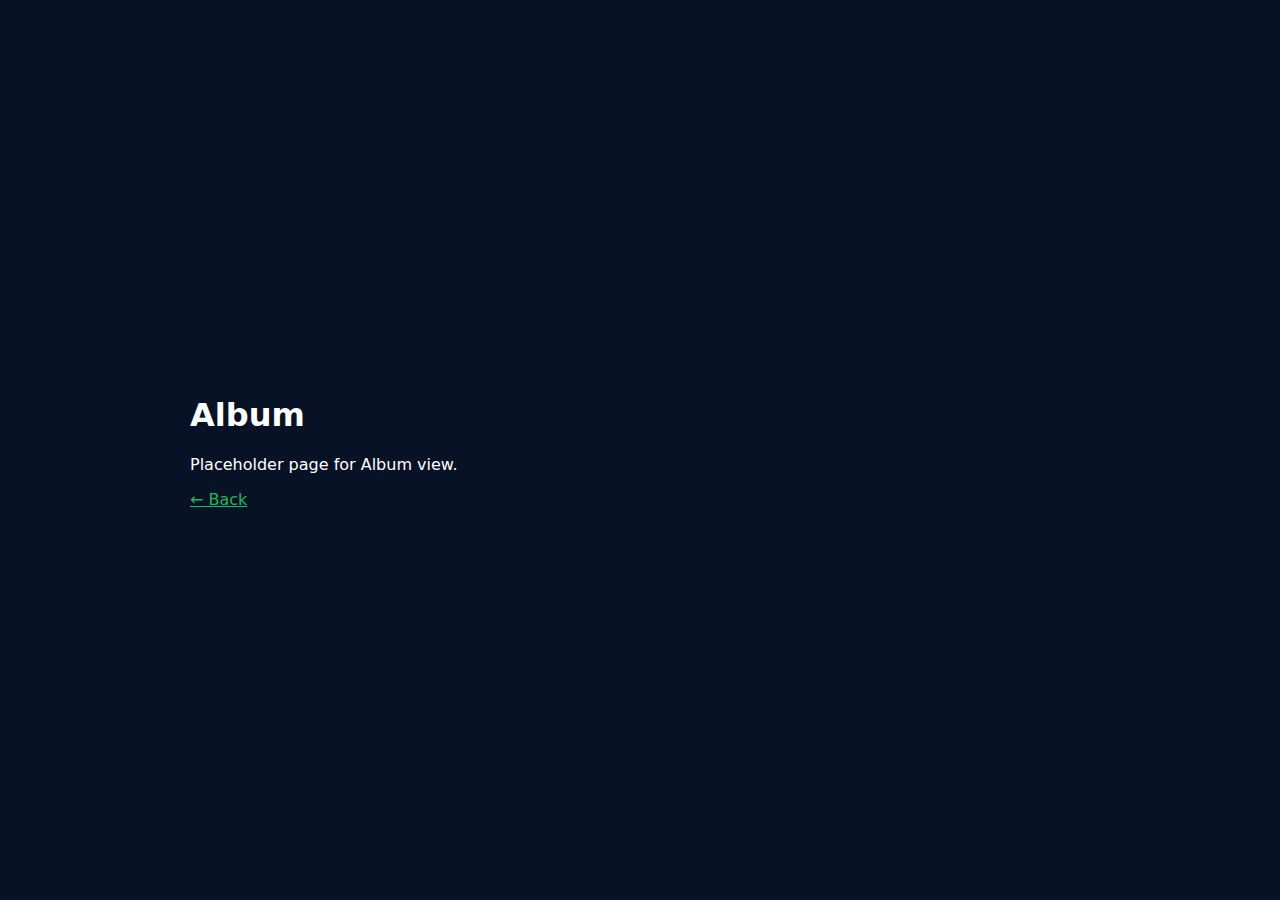
<file: album.html>
<!DOCTYPE html>
<html lang="en">
  <head>
    <meta charset="utf-8" />
    <meta name="viewport" content="width=device-width,initial-scale=1" />
    <title>Album - MusicPlayer</title>
    <link
      rel="stylesheet"
      href="https://cdnjs.cloudflare.com/ajax/libs/font-awesome/6.5.0/css/all.min.css"
    />
  </head>
  <body
    style="
      font-family: system-ui, Segoe UI, Roboto, Arial;
      display: flex;
      align-items: center;
      justify-content: center;
      height: 100vh;
      margin: 0;
      background: #071226;
      color: #fff;
    "
  >
    <main style="width: 900px; max-width: 95vw; padding: 24px">
      <h1>Album</h1>
      <p>Placeholder page for Album view.</p>
      <p><a href="index.html" style="color: #1db954">← Back</a></p>
    </main>
  </body>
</html>
</file>
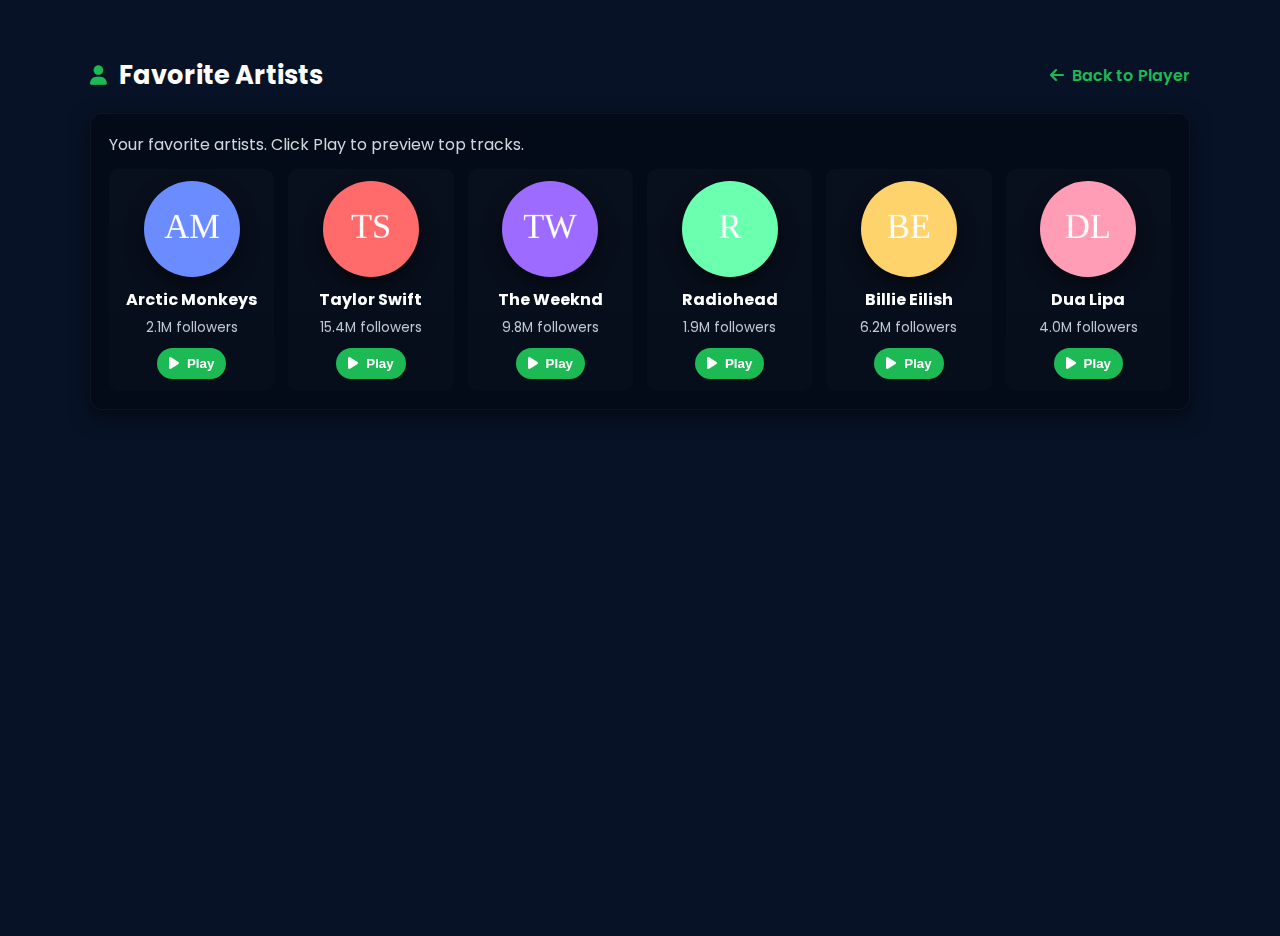
<file: favorit-artist.html>
<!DOCTYPE html>
<html lang="en">
  <head>
    <meta charset="utf-8" />
    <meta name="viewport" content="width=device-width,initial-scale=1" />
    <title>Favorite Artists - MusicPlayer</title>
    <link
      rel="stylesheet"
      href="https://cdnjs.cloudflare.com/ajax/libs/font-awesome/6.5.0/css/all.min.css"
    />
    <link
      href="https://fonts.googleapis.com/css2?family=Poppins:wght@300;400;600;700&display=swap"
      rel="stylesheet"
    />
    <style>
      :root {
        --accent: #1db954;
        --bg: #071226;
      }
      html,
      body {
        height: 100%;
        margin: 0;
        font-family: "Poppins", system-ui, Segoe UI, Roboto, Arial;
        color: #fff;
        background: var(--bg);
      }
      .wrap {
        max-width: 1100px;
        margin: 36px auto;
        padding: 20px;
      }
      .top {
        display: flex;
        align-items: center;
        justify-content: space-between;
        margin-bottom: 18px;
      }
      .title {
        display: flex;
        align-items: center;
        gap: 12px;
      }
      .title h1 {
        margin: 0;
        font-size: 1.6rem;
      }
      .back {
        color: var(--accent);
        text-decoration: none;
        font-weight: 600;
      }
      .frost {
        background: rgba(0, 0, 0, 0.35);
        backdrop-filter: blur(12px);
        -webkit-backdrop-filter: blur(12px);
        padding: 18px;
        border-radius: 12px;
        border: 1px solid rgba(255, 255, 255, 0.04);
        box-shadow: 0 6px 20px rgba(0, 0, 0, 0.5);
      }
      .grid {
        display: grid;
        grid-template-columns: repeat(auto-fill, minmax(160px, 1fr));
        gap: 14px;
        margin-top: 12px;
      }
      .artist {
        display: flex;
        flex-direction: column;
        align-items: center;
        padding: 12px;
        border-radius: 10px;
        background: linear-gradient(
          180deg,
          rgba(255, 255, 255, 0.02),
          rgba(255, 255, 255, 0.01)
        );
        cursor: default;
      }
      .avatar {
        width: 96px;
        height: 96px;
        border-radius: 50%;
        background-size: cover;
        background-position: center;
        box-shadow: 0 8px 18px rgba(0, 0, 0, 0.5);
        margin-bottom: 10px;
      }
      .artist h4 {
        margin: 0;
        font-size: 1rem;
        text-align: center;
      }
      .artist p {
        margin: 6px 0 0;
        color: #bfc9d2;
        font-size: 0.85rem;
      }
      .artist .play {
        margin-top: 10px;
        background: var(--accent);
        color: #fff;
        border: none;
        padding: 8px 12px;
        border-radius: 999px;
        cursor: pointer;
        font-weight: 600;
      }
      @media (max-width: 520px) {
        .avatar {
          width: 72px;
          height: 72px;
        }
      }
    </style>
  </head>
  <body>
    <div class="wrap">
      <div class="top">
        <div class="title">
          <i
            class="fa-solid fa-user"
            style="color: var(--accent); font-size: 1.2rem"
          ></i>
          <h1>Favorite Artists</h1>
        </div>
        <a class="back" href="index.html"
          ><i class="fa-solid fa-arrow-left" style="margin-right: 8px"></i>Back
          to Player</a
        >
      </div>

      <div class="frost">
        <p style="margin: 0 0 12px; color: #cfd8dd">
          Your favorite artists. Click Play to preview top tracks.
        </p>
        <div class="grid" id="artistsGrid"></div>
      </div>
    </div>

    <script>
      const artists = [
        {
          id: "arctic",
          name: "Arctic Monkeys",
          followers: "2.1M",
          color: "#6b8cff",
        },
        {
          id: "taylor",
          name: "Taylor Swift",
          followers: "15.4M",
          color: "#ff6b6b",
        },
        {
          id: "theweeknd",
          name: "The Weeknd",
          followers: "9.8M",
          color: "#9d6bff",
        },
        { id: "radio", name: "Radiohead", followers: "1.9M", color: "#6bffb0" },
        {
          id: "billie",
          name: "Billie Eilish",
          followers: "6.2M",
          color: "#ffd36b",
        },
        { id: "dua", name: "Dua Lipa", followers: "4.0M", color: "#ff9db6" },
      ];

      function generateAvatar(text, size = 128, bg = "#444") {
        const canvas = document.createElement("canvas");
        canvas.width = canvas.height = size;
        const ctx = canvas.getContext("2d");
        ctx.fillStyle = bg;
        ctx.fillRect(0, 0, size, size);
        ctx.fillStyle = "#fff";
        ctx.font = Math.floor(size * 0.36) + "px Poppins";
        ctx.textAlign = "center";
        ctx.textBaseline = "middle";
        const initials = text
          .split(" ")
          .slice(0, 2)
          .map((w) => w[0] || "")
          .join("")
          .toUpperCase();
        ctx.fillText(initials, size / 2, size / 2);
        return canvas.toDataURL();
      }

      function render() {
        const grid = document.getElementById("artistsGrid");
        artists.forEach((a) => {
          const el = document.createElement("div");
          el.className = "artist";
          const avatar = generateAvatar(a.name, 128, a.color);
          el.innerHTML = `
            <div class="avatar" style="background-image:url('${avatar}')"></div>
            <h4>${a.name}</h4>
            <p>${a.followers} followers</p>
            <button class="play" data-id="${a.id}"><i class="fa-solid fa-play" style="margin-right:8px"></i>Play</button>
          `;
          grid.appendChild(el);
        });

        document.querySelectorAll(".play").forEach((btn) => {
          btn.addEventListener("click", (e) => {
            const id = btn.getAttribute("data-id");
            // Simple behavior: navigate to player. Could pass ?artist=id for real filtering.
            window.location.href = "index.html";
          });
        });
      }

      render();
    </script>
  </body>
</html>
</file>
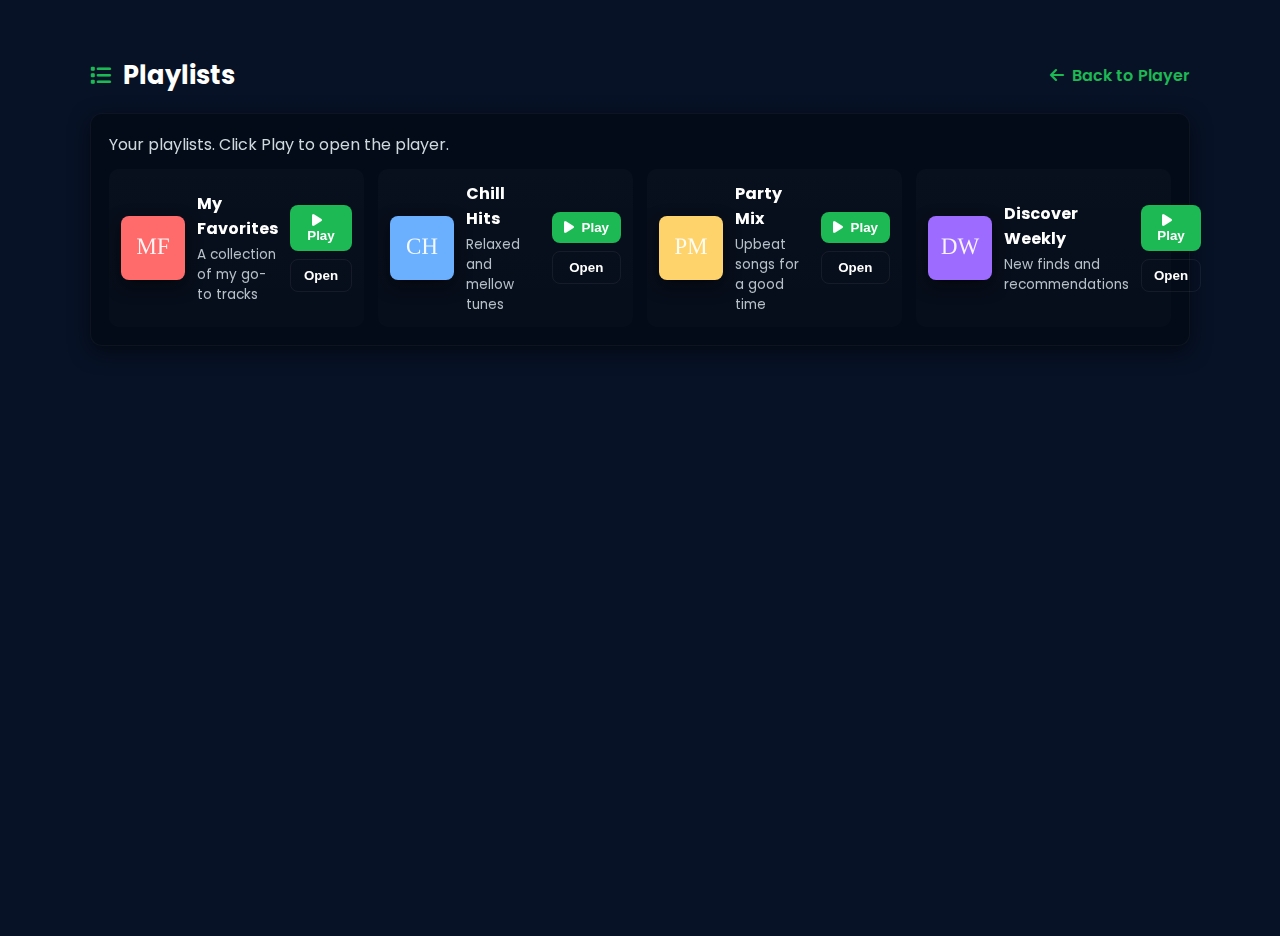
<file: playlist.html>
<!DOCTYPE html>
<html lang="en">
  <head>
    <meta charset="utf-8" />
    <meta name="viewport" content="width=device-width,initial-scale=1" />
    <title>Playlist - MusicPlayer</title>
    <link
      rel="stylesheet"
      href="https://cdnjs.cloudflare.com/ajax/libs/font-awesome/6.5.0/css/all.min.css"
    />
    <link
      href="https://fonts.googleapis.com/css2?family=Poppins:wght@300;400;600;700&display=swap"
      rel="stylesheet"
    />
    <style>
      :root {
        --accent: #1db954;
        --bg: #071226;
      }
      html,
      body {
        height: 100%;
        margin: 0;
        font-family: "Poppins", system-ui, Segoe UI, Roboto, Arial;
        color: #fff;
        background: var(--bg);
      }
      .container {
        max-width: 1100px;
        margin: 36px auto;
        padding: 20px;
      }
      .topbar {
        display: flex;
        align-items: center;
        justify-content: space-between;
        margin-bottom: 18px;
      }
      .title {
        display: flex;
        align-items: center;
        gap: 12px;
      }
      .title h1 {
        margin: 0;
        font-size: 1.6rem;
      }
      .back {
        color: var(--accent);
        text-decoration: none;
        font-weight: 600;
      }
      .frost {
        background: rgba(0, 0, 0, 0.35);
        backdrop-filter: blur(12px);
        -webkit-backdrop-filter: blur(12px);
        padding: 18px;
        border-radius: 12px;
        border: 1px solid rgba(255, 255, 255, 0.04);
        box-shadow: 0 6px 20px rgba(0, 0, 0, 0.5);
      }
      .grid {
        display: grid;
        grid-template-columns: repeat(auto-fill, minmax(220px, 1fr));
        gap: 14px;
        margin-top: 12px;
      }
      .card {
        background: linear-gradient(
          180deg,
          rgba(255, 255, 255, 0.02),
          rgba(255, 255, 255, 0.01)
        );
        padding: 12px;
        border-radius: 10px;
        display: flex;
        gap: 12px;
        align-items: center;
      }
      .thumb {
        width: 64px;
        height: 64px;
        border-radius: 8px;
        background-size: cover;
        background-position: center;
        flex-shrink: 0;
        box-shadow: 0 6px 16px rgba(0, 0, 0, 0.5);
      }
      .meta {
        flex: 1;
      }
      .meta h3 {
        margin: 0;
        font-size: 1rem;
      }
      .meta p {
        margin: 4px 0 0;
        color: #b6c0c9;
        font-size: 0.85rem;
      }
      .actions {
        display: flex;
        flex-direction: column;
        gap: 8px;
      }
      .btn {
        background: var(--accent);
        color: #fff;
        border: none;
        padding: 8px 12px;
        border-radius: 8px;
        cursor: pointer;
        font-weight: 600;
      }
      .btn.ghost {
        background: transparent;
        border: 1px solid rgba(255, 255, 255, 0.06);
      }
      @media (max-width: 520px) {
        .thumb {
          width: 52px;
          height: 52px;
        }
      }
    </style>
  </head>
  <body>
    <div class="container">
      <div class="topbar">
        <div class="title">
          <i
            class="fa-solid fa-list"
            style="color: var(--accent); font-size: 1.3rem"
          ></i>
          <h1>Playlists</h1>
        </div>
        <a class="back" href="index.html"
          ><i class="fa-solid fa-arrow-left" style="margin-right: 8px"></i>Back
          to Player</a
        >
      </div>

      <div class="frost">
        <p style="margin: 0 0 12px; color: #cfd8dd">
          Your playlists. Click Play to open the player.
        </p>

        <div class="grid" id="playlistGrid"></div>
      </div>
    </div>

    <script>
      const playlists = [
        {
          id: "favorites",
          name: "My Favorites",
          desc: "A collection of my go-to tracks",
          coverColor: "#ff6b6b",
        },
        {
          id: "chill",
          name: "Chill Hits",
          desc: "Relaxed and mellow tunes",
          coverColor: "#6bafff",
        },
        {
          id: "party",
          name: "Party Mix",
          desc: "Upbeat songs for a good time",
          coverColor: "#ffd36b",
        },
        {
          id: "discover",
          name: "Discover Weekly",
          desc: "New finds and recommendations",
          coverColor: "#9d6bff",
        },
      ];

      function generateCoverDataURL(text, size = 128, bg = "#333") {
        const canvas = document.createElement("canvas");
        canvas.width = canvas.height = size;
        const ctx = canvas.getContext("2d");
        ctx.fillStyle = bg;
        ctx.fillRect(0, 0, size, size);
        ctx.fillStyle = "rgba(255,255,255,0.92)";
        ctx.font = Math.floor(size * 0.36) + "px Poppins";
        ctx.textAlign = "center";
        ctx.textBaseline = "middle";
        const initials = text
          .split(" ")
          .slice(0, 2)
          .map((w) => w[0] || "")
          .join("")
          .toUpperCase();
        ctx.fillText(initials, size / 2, size / 2);
        return canvas.toDataURL();
      }

      function render() {
        const grid = document.getElementById("playlistGrid");
        playlists.forEach((p) => {
          const el = document.createElement("div");
          el.className = "card";
          el.innerHTML = `
            <div class="thumb" style="background-image:url('${generateCoverDataURL(
              p.name,
              128,
              p.coverColor
            )}')"></div>
            <div class="meta">
              <h3>${p.name}</h3>
              <p>${p.desc}</p>
            </div>
            <div class="actions">
              <button class="btn" data-id="${
                p.id
              }"><i class="fa-solid fa-play" style="margin-right:8px"></i>Play</button>
              <button class="btn ghost" onclick="openDetail('${
                p.id
              }')">Open</button>
            </div>
          `;
          grid.appendChild(el);
        });

        document.querySelectorAll(".btn[data-id]").forEach((btn) => {
          btn.addEventListener("click", (e) => {
            const id = btn.getAttribute("data-id");
            // simple behavior: navigate to player. Could pass a query param to select playlist.
            window.location.href = "index.html";
          });
        });
      }

      function openDetail(id) {
        alert("Open playlist: " + id + " (detail page not implemented yet)");
      }

      render();
    </script>
  </body>
</html>
</file>
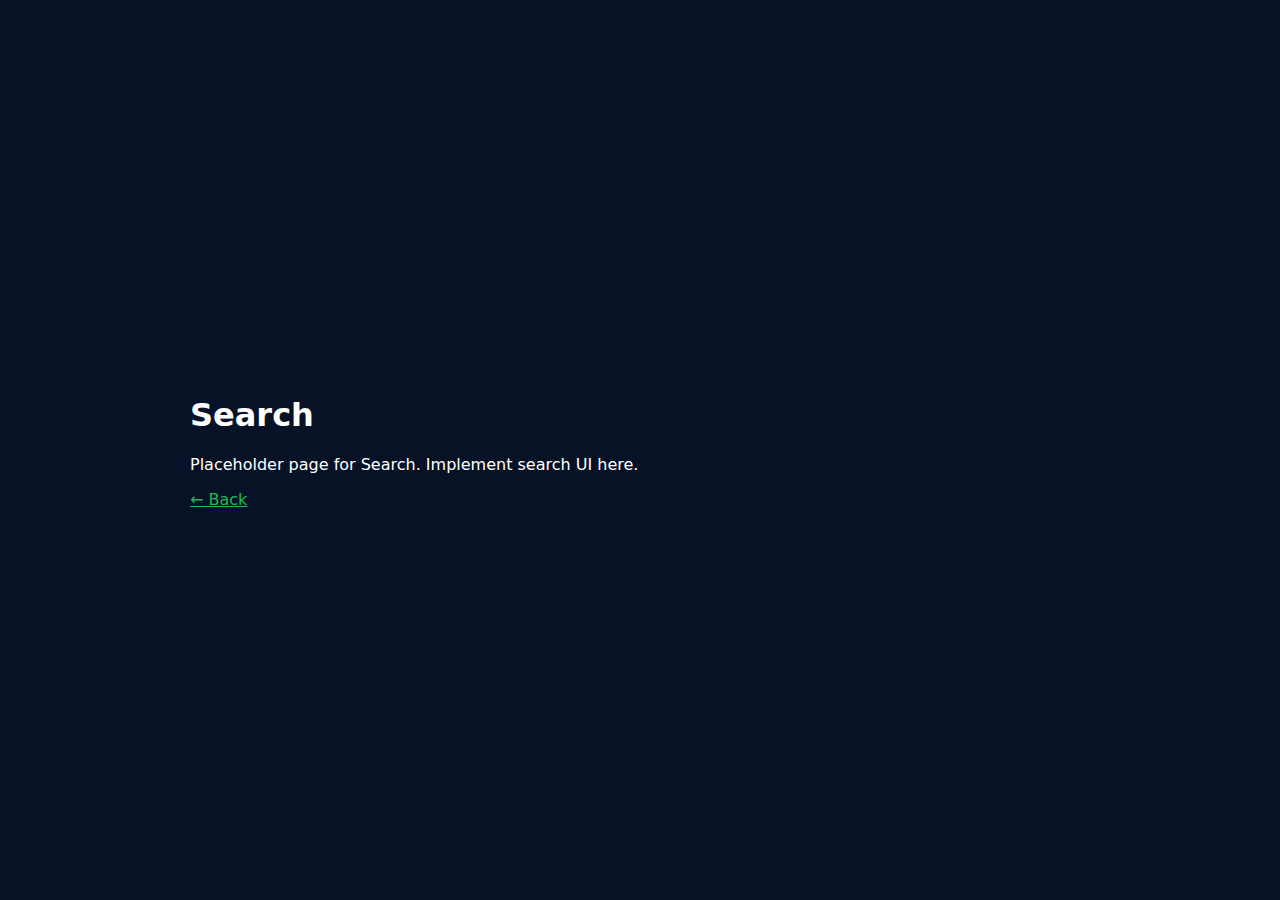
<file: search.html>
<!DOCTYPE html>
<html lang="en">
  <head>
    <meta charset="utf-8" />
    <meta name="viewport" content="width=device-width,initial-scale=1" />
    <title>Search - MusicPlayer</title>
    <link
      rel="stylesheet"
      href="https://cdnjs.cloudflare.com/ajax/libs/font-awesome/6.5.0/css/all.min.css"
    />
  </head>
  <body
    style="
      font-family: system-ui, Segoe UI, Roboto, Arial;
      display: flex;
      align-items: center;
      justify-content: center;
      height: 100vh;
      margin: 0;
      background: #071226;
      color: #fff;
    "
  >
    <main style="width: 900px; max-width: 95vw; padding: 24px">
      <h1>Search</h1>
      <p>Placeholder page for Search. Implement search UI here.</p>
      <p><a href="index.html" style="color: #1db954">← Back</a></p>
    </main>
  </body>
</html>
</file>
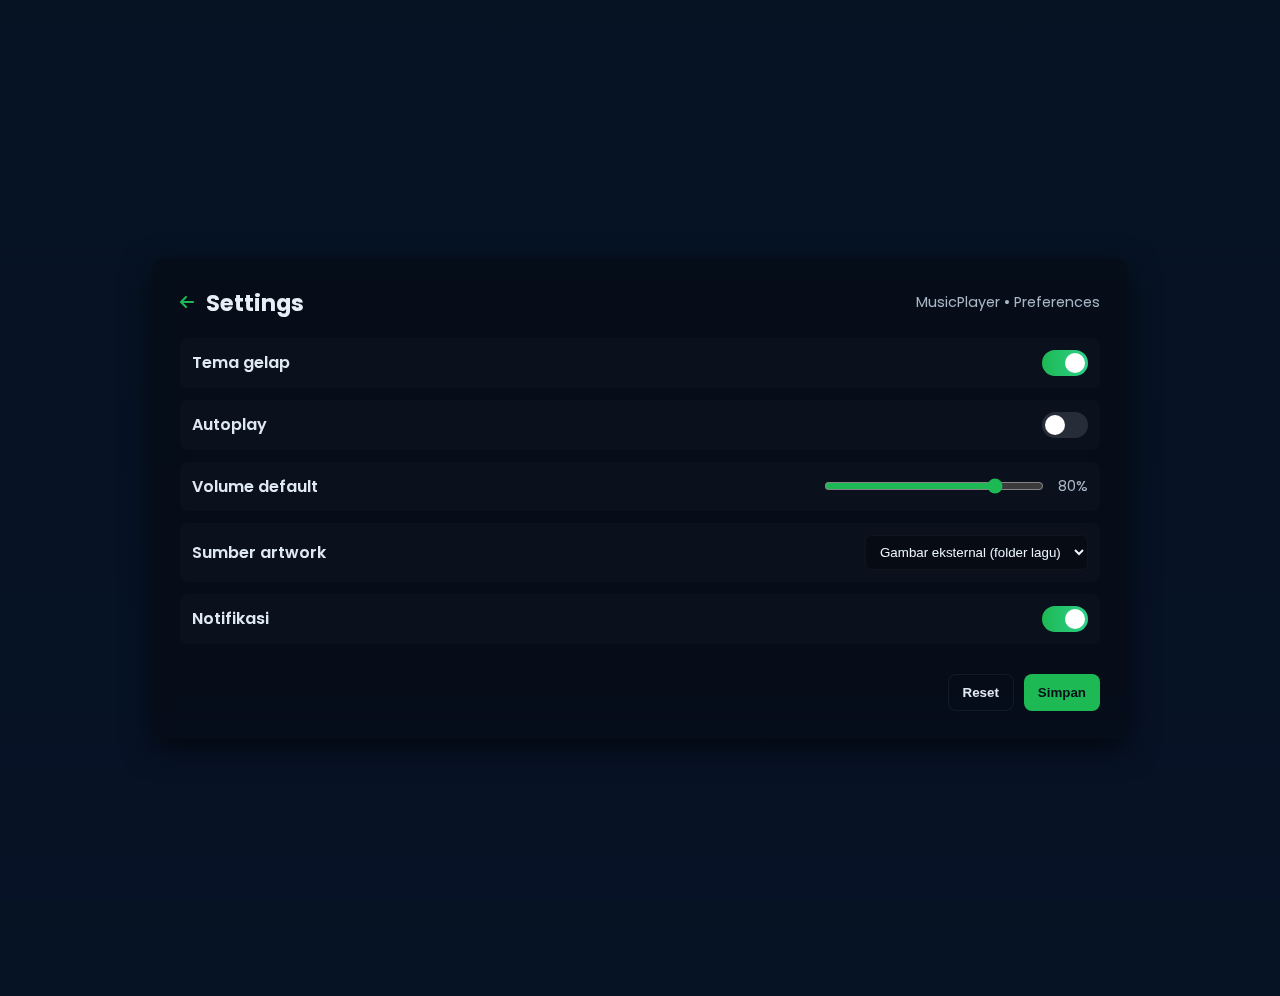
<file: setting.html>
<!DOCTYPE html>
<html lang="en">
  <head>
    <meta charset="utf-8" />
    <meta name="viewport" content="width=device-width,initial-scale=1" />
    <title>Setting - MusicPlayer</title>
    <link rel="icon" href="favicon.svg" />
    <link
      rel="stylesheet"
      href="https://cdnjs.cloudflare.com/ajax/libs/font-awesome/6.5.0/css/all.min.css"
    />
    <link
      href="https://fonts.googleapis.com/css2?family=Poppins:wght@300;400;600;700&display=swap"
      rel="stylesheet"
    />
    <style>
      :root {
        --accent: #1db954;
        --bg: #071226;
      }
      html,
      body {
        height: 100%;
        margin: 0;
        font-family: "Poppins", system-ui, -apple-system, "Segoe UI", Roboto,
          Arial;
        background: linear-gradient(180deg, #061323 0%, #071226 100%);
        color: #e6eef6;
      }
      .wrap {
        min-height: 100%;
        display: flex;
        align-items: center;
        justify-content: center;
        padding: 48px 20px;
      }
      .card {
        width: 920px;
        max-width: 100%;
        background: rgba(6, 10, 16, 0.55);
        border-radius: 12px;
        padding: 28px;
        box-shadow: 0 10px 30px rgba(0, 0, 0, 0.6);
        backdrop-filter: blur(10px);
      }
      .card header {
        display: flex;
        align-items: center;
        justify-content: space-between;
        gap: 12px;
      }
      .card header h1 {
        margin: 0;
        font-size: 1.4rem;
        font-weight: 700;
      }
      .back {
        color: var(--accent);
        text-decoration: none;
        font-weight: 600;
      }
      .section {
        margin-top: 18px;
        display: grid;
        gap: 12px;
      }
      .row {
        display: flex;
        align-items: center;
        justify-content: space-between;
        gap: 16px;
        padding: 12px;
        background: rgba(255, 255, 255, 0.02);
        border-radius: 8px;
      }
      .row label {
        font-weight: 600;
        color: #dfe9f2;
      }
      .controls {
        display: flex;
        align-items: center;
        gap: 12px;
      }
      /* Toggle */
      .toggle {
        width: 46px;
        height: 26px;
        background: rgba(255, 255, 255, 0.12);
        border-radius: 20px;
        position: relative;
        cursor: pointer;
      }
      .toggle input {
        display: none;
      }
      .toggle .knob {
        position: absolute;
        top: 3px;
        left: 3px;
        width: 20px;
        height: 20px;
        background: #fff;
        border-radius: 50%;
        transition: all 180ms cubic-bezier(0.2, 0.9, 0.3, 1);
      }
      .toggle.on {
        background: linear-gradient(90deg, var(--accent), #2fd08a);
      }
      .toggle.on .knob {
        left: 23px;
      }
      /* Slider */
      input[type="range"] {
        accent-color: var(--accent);
        width: 220px;
      }
      select {
        background: rgba(0, 0, 0, 0.3);
        color: #eaf4ff;
        border: 1px solid rgba(255, 255, 255, 0.04);
        padding: 8px 10px;
        border-radius: 6px;
      }
      .actions {
        display: flex;
        gap: 10px;
        margin-top: 18px;
        justify-content: flex-end;
      }
      .btn {
        background: var(--accent);
        color: #051018;
        padding: 10px 14px;
        border-radius: 8px;
        border: none;
        font-weight: 700;
        cursor: pointer;
      }
      .btn.ghost {
        background: transparent;
        color: #dfe9f2;
        border: 1px solid rgba(255, 255, 255, 0.06);
      }
      .hint {
        font-size: 0.9rem;
        color: #a9b6c6;
      }
      @media (max-width: 600px) {
        .row {
          flex-direction: column;
          align-items: flex-start;
        }
        .controls {
          width: 100%;
          justify-content: space-between;
        }
      }
    </style>
  </head>
  <body>
    <div class="wrap">
      <section class="card">
        <header>
          <div style="display: flex; gap: 12px; align-items: center">
            <a class="back" href="index.html"
              ><i class="fa-solid fa-arrow-left"></i
            ></a>
            <h1>Settings</h1>
          </div>
          <div class="hint">MusicPlayer • Preferences</div>
        </header>

        <div class="section">
          <div class="row">
            <label for="themeToggle">Tema gelap</label>
            <div class="controls">
              <div
                id="themeToggle"
                class="toggle"
                role="switch"
                aria-checked="true"
              >
                <input type="checkbox" id="themeToggleInput" />
                <div class="knob"></div>
              </div>
            </div>
          </div>

          <div class="row">
            <label for="autoplay">Autoplay</label>
            <div class="controls">
              <div id="autoplayToggle" class="toggle">
                <input type="checkbox" id="autoplayInput" />
                <div class="knob"></div>
              </div>
            </div>
          </div>

          <div class="row">
            <label for="volume">Volume default</label>
            <div class="controls">
              <input id="volume" type="range" min="0" max="100" value="80" />
              <div id="volumeLabel" class="hint">80%</div>
            </div>
          </div>

          <div class="row">
            <label for="artworkSource">Sumber artwork</label>
            <div class="controls">
              <select id="artworkSource">
                <option value="external">Gambar eksternal (folder lagu)</option>
                <option value="embedded">Embedded ID3 (mp3)</option>
                <option value="generated">Generated (fallback)</option>
              </select>
            </div>
          </div>

          <div class="row">
            <label for="notifications">Notifikasi</label>
            <div class="controls">
              <div id="notifToggle" class="toggle">
                <input type="checkbox" id="notifInput" />
                <div class="knob"></div>
              </div>
            </div>
          </div>

          <div class="actions">
            <button id="resetBtn" class="btn ghost">Reset</button>
            <button id="saveBtn" class="btn">Simpan</button>
          </div>
        </div>
      </section>
    </div>

    <script>
      // Simple settings persistence using localStorage
      const defaults = {
        themeDark: true,
        autoplay: false,
        volume: 80,
        artworkSource: "external",
        notifications: true,
      };
      function loadSettings() {
        try {
          const s = JSON.parse(localStorage.getItem("mp.settings") || "{}");
          return Object.assign({}, defaults, s);
        } catch (e) {
          return defaults;
        }
      }
      function saveSettings(obj) {
        localStorage.setItem("mp.settings", JSON.stringify(obj));
      }

      const themeToggle = document.getElementById("themeToggle");
      const themeInput = document.getElementById("themeToggleInput");
      const autoplayToggle = document.getElementById("autoplayToggle");
      const autoplayInput = document.getElementById("autoplayInput");
      const notifToggle = document.getElementById("notifToggle");
      const notifInput = document.getElementById("notifInput");
      const volumeInput = document.getElementById("volume");
      const volumeLabel = document.getElementById("volumeLabel");
      const artworkSelect = document.getElementById("artworkSource");
      const saveBtn = document.getElementById("saveBtn");
      const resetBtn = document.getElementById("resetBtn");

      function setToggle(el, checked) {
        if (checked) el.classList.add("on");
        else el.classList.remove("on");
        el.setAttribute("aria-checked", checked);
      }

      function applySettings(s) {
        setToggle(themeToggle, s.themeDark);
        themeInput.checked = !!s.themeDark;
        setToggle(autoplayToggle, s.autoplay);
        autoplayInput.checked = !!s.autoplay;
        setToggle(notifToggle, s.notifications);
        notifInput.checked = !!s.notifications;
        volumeInput.value = s.volume;
        volumeLabel.textContent = s.volume + "%";
        artworkSelect.value = s.artworkSource || "external";
        document.documentElement.style.background = s.themeDark
          ? "linear-gradient(180deg,#061323 0%, #071226 100%)"
          : "linear-gradient(180deg,#f7fafc 0%, #e6eef6 100%)";
      }

      // Wire toggles
      [themeToggle, autoplayToggle, notifToggle].forEach((t) => {
        t.addEventListener("click", () => {
          const cb = t.querySelector("input");
          cb.checked = !cb.checked;
          setToggle(t, cb.checked);
        });
      });
      volumeInput.addEventListener("input", () => {
        volumeLabel.textContent = volumeInput.value + "%";
      });

      saveBtn.addEventListener("click", () => {
        const s = {
          themeDark: !!themeInput.checked,
          autoplay: !!autoplayInput.checked,
          volume: Number(volumeInput.value),
          artworkSource: artworkSelect.value,
          notifications: !!notifInput.checked,
        };
        saveSettings(s);
        saveBtn.textContent = "Tersimpan ✓";
        setTimeout(() => (saveBtn.textContent = "Simpan"), 1200);
      });

      resetBtn.addEventListener("click", () => {
        localStorage.removeItem("mp.settings");
        applySettings(defaults);
        resetBtn.textContent = "Reset ✓";
        setTimeout(() => (resetBtn.textContent = "Reset"), 1200);
      });

      // initialize
      applySettings(loadSettings());
    </script>
  </body>
</html>
</file>
